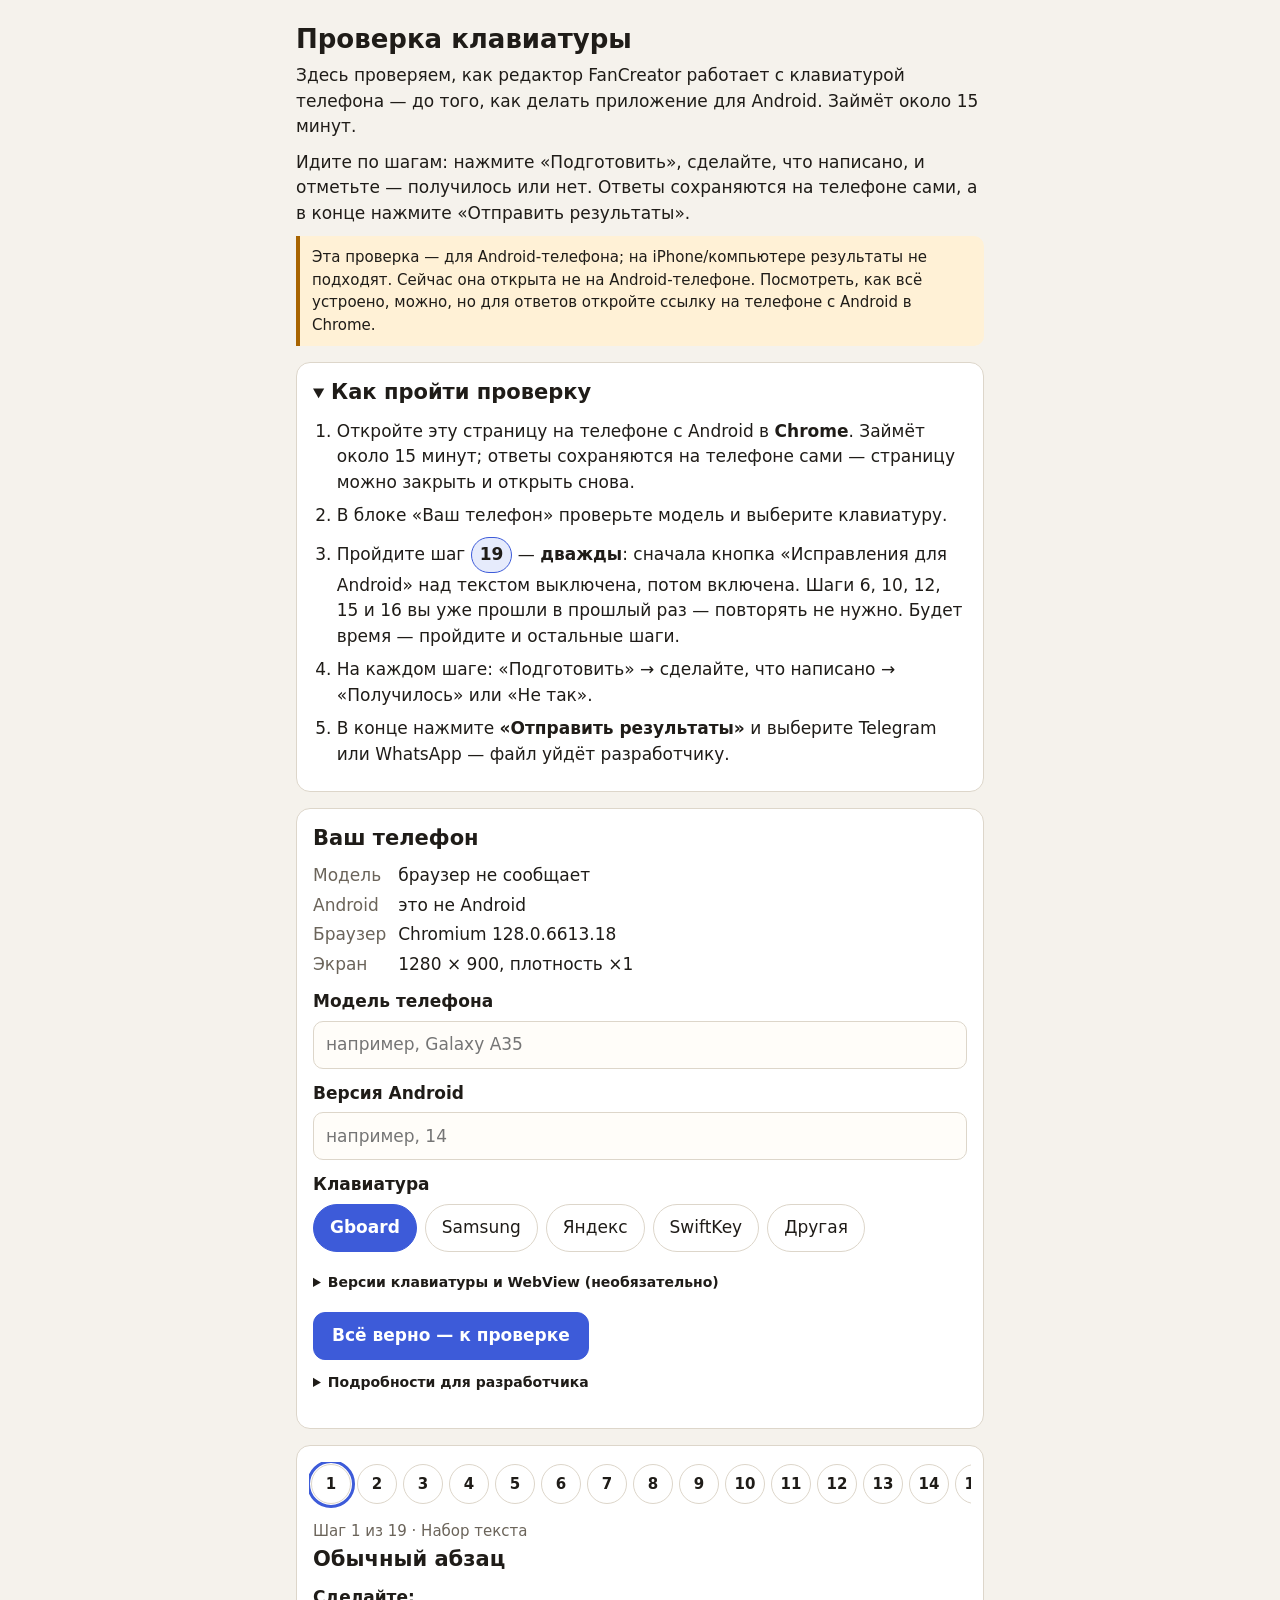
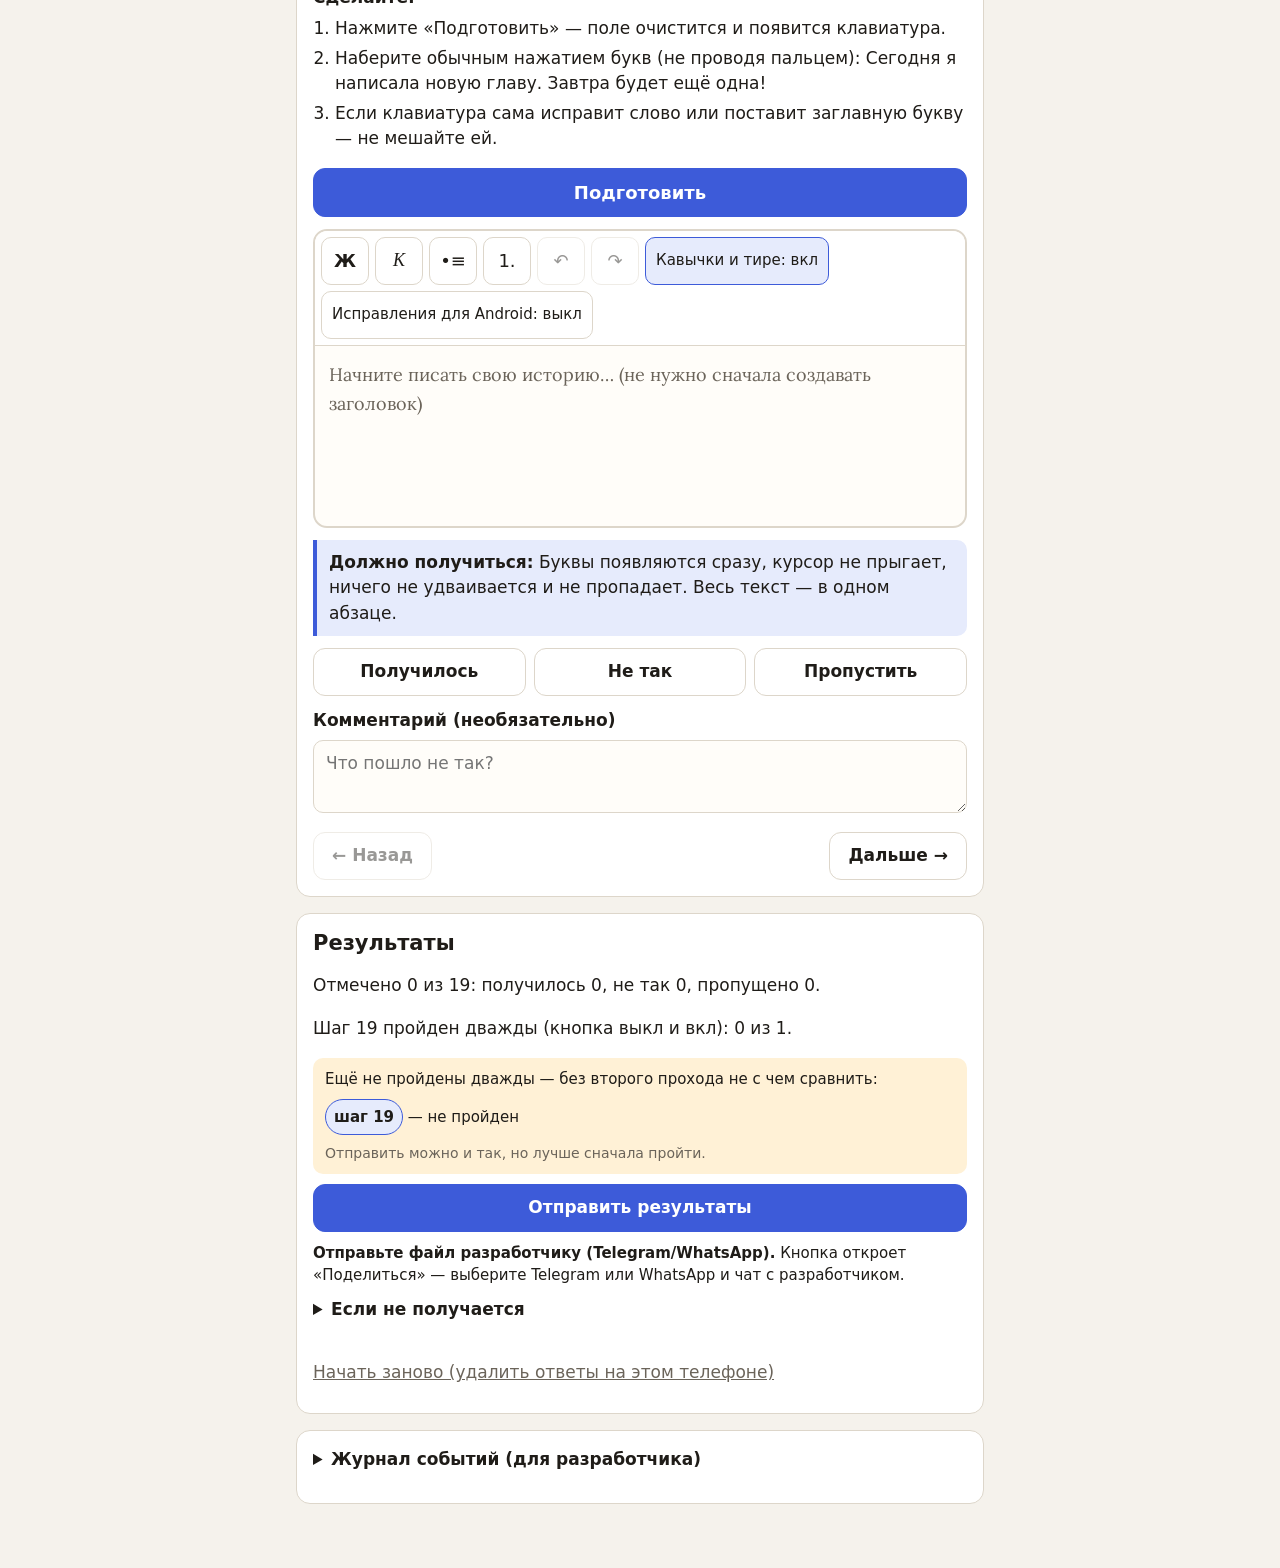
<file: sandbox/index.html>
<!doctype html>
<html lang="ru">
  <head>
    <meta charset="UTF-8" />
    <meta name="viewport" content="width=device-width, initial-scale=1.0, interactive-widget=resizes-content" />
    <meta name="theme-color" content="#f5f2ec" />
    <meta
      http-equiv="Content-Security-Policy"
      content="default-src 'self' 'unsafe-inline' data: blob:; img-src 'self' data: blob: https:; font-src 'self' data:; style-src 'self' 'unsafe-inline'; connect-src 'self' ws: wss:;"
    />
    <title>FanCreator — проверка клавиатуры</title>
    <script type="module" crossorigin src="./assets/sandbox-DgG44S5v.js"></script>
    <link rel="stylesheet" crossorigin href="./assets/sandbox-BAtmeCv4.css">
    <meta name="robots" content="noindex, nofollow">
    <meta name="referrer" content="no-referrer">
  </head>
  <body>
    <div id="root"></div>
  </body>
</html>
</file>
<file: sandbox/assets/sandbox-BAtmeCv4.css>
@font-face{font-family:Lora;font-style:normal;font-display:swap;font-weight:400;src:url(./lora-cyrillic-400-normal-CbVom6TB.woff2) format("woff2"),url(./lora-cyrillic-400-normal-BedExNGj.woff) format("woff")}@font-face{font-family:Lora;font-style:normal;font-display:swap;font-weight:400;src:url(./lora-latin-400-normal-DnxXpLNu.woff2) format("woff2"),url(./lora-latin-400-normal-DBJS-Hc6.woff) format("woff")}@font-face{font-family:Lora;font-style:italic;font-display:swap;font-weight:400;src:url(./lora-cyrillic-400-italic-BZqWJcgY.woff2) format("woff2"),url(./lora-cyrillic-400-italic-rXhP2Nh9.woff) format("woff")}@font-face{font-family:Lora;font-style:italic;font-display:swap;font-weight:400;src:url(./lora-latin-400-italic-DYjZp4sZ.woff2) format("woff2"),url(./lora-latin-400-italic-wRLkZNVE.woff) format("woff")}@font-face{font-family:Lora;font-style:normal;font-display:swap;font-weight:700;src:url(./lora-cyrillic-700-normal-CicHrsUU.woff2) format("woff2"),url(./lora-cyrillic-700-normal-CoUvLzhc.woff) format("woff")}@font-face{font-family:Lora;font-style:normal;font-display:swap;font-weight:700;src:url(./lora-latin-700-normal-BHK4Pzk4.woff2) format("woff2"),url(./lora-latin-700-normal-Yfa97ytg.woff) format("woff")}:root{--sb-bg: #f5f2ec;--sb-card: #ffffff;--sb-text: #1f1c18;--sb-dim: #6b645a;--sb-line: #ddd6ca;--sb-accent: #3d5bd9;--sb-accent-text: #ffffff;--sb-accent-soft: #e6ebfc;--sb-ok: #2b8a3e;--sb-ok-soft: #e3f4e6;--sb-bad: #c92a2a;--sb-bad-soft: #fbe6e6;--sb-warn: #a86400;--sb-warn-soft: #fff1d6;--sb-paper: #fffdf9;--sb-focus: rgba(61, 91, 217, .35);--sb-radius: 14px;--sb-sticky-top: 0px;color-scheme:light}@media (prefers-color-scheme: dark){:root{--sb-bg: #17161a;--sb-card: #222127;--sb-text: #ece8e1;--sb-dim: #a59f95;--sb-line: #3a3842;--sb-accent: #7f97ff;--sb-accent-text: #10131f;--sb-accent-soft: #2a3150;--sb-ok: #69c27a;--sb-ok-soft: #1f3524;--sb-bad: #ff7b7b;--sb-bad-soft: #3d2222;--sb-warn: #f0b350;--sb-warn-soft: #3a2f1a;--sb-paper: #1c1b20;--sb-focus: rgba(127, 151, 255, .4);color-scheme:dark}}*{box-sizing:border-box}html{-webkit-text-size-adjust:100%}body{margin:0;background:var(--sb-bg);color:var(--sb-text);font:17px/1.5 system-ui,-apple-system,Segoe UI,Roboto,sans-serif}.sb-page{max-width:720px;margin:0 auto;padding:16px 16px 48px}.sb-header h1{margin:8px 0;font-size:26px;line-height:1.2}.sb-header p{margin:0 0 10px}h2{margin:0 0 12px;font-size:21px;line-height:1.25}.sb-card{background:var(--sb-card);border:1px solid var(--sb-line);border-radius:var(--sb-radius);padding:16px;margin:16px 0;scroll-margin-top:8px}.sb-small{font-size:14px;color:var(--sb-dim);margin:8px 0}.sb-note{margin:10px 0;padding:10px 12px;border-radius:10px;background:var(--sb-accent-soft);font-size:15px}.sb-note-warn{background:var(--sb-warn-soft)}.sb-note-ok{background:var(--sb-ok-soft)}.sb-advice{border-left:4px solid var(--sb-warn);border-radius:0 10px 10px 0}.sb-howto summary{cursor:pointer}.sb-howto summary h2{display:inline;margin:0}.sb-howto-list{margin:12px 0 0;padding-left:1.4em}.sb-howto-list li{margin:0 0 8px}.sb-howto-step{min-width:36px;min-height:36px;padding:2px 8px;border-radius:999px;border:1.5px solid var(--sb-accent);background:var(--sb-accent-soft);color:var(--sb-text);font:inherit;font-weight:700;cursor:pointer;touch-action:manipulation}.sb-howto-step:focus-visible{outline:3px solid var(--sb-focus);outline-offset:2px}.sb-send{width:100%;font-size:18px}.sb-send-hint{margin:10px 0;font-size:15px}.sb-fix-note{border-left:4px solid var(--sb-accent);border-radius:0 10px 10px 0}.sb-fix-note p{margin:0}.sb-fix-note p+p{margin-top:6px}.sb-fix-progress{font-weight:600}.sb-second-pass{border-left:4px solid var(--sb-warn);border-radius:0 10px 10px 0}.sb-second-pass p{margin:0 0 10px}.sb-fix-missing p{margin:0}.sb-fix-missing ul{margin:8px 0;padding:0;list-style:none}.sb-fix-missing li{margin:0 0 6px}.sb-row{display:flex;flex-wrap:wrap;gap:10px;align-items:center}.sb-row-between{justify-content:space-between}.sb-btn{min-height:48px;padding:10px 18px;border-radius:12px;border:1.5px solid var(--sb-line);background:var(--sb-card);color:var(--sb-text);font:inherit;font-weight:600;cursor:pointer;touch-action:manipulation}.sb-btn:disabled{opacity:.45}.sb-btn:focus-visible,.sb-tool:focus-visible,.sb-chip:focus-visible,.sb-chip-btn:focus-visible{outline:3px solid var(--sb-focus);outline-offset:2px}.sb-btn-primary{background:var(--sb-accent);border-color:var(--sb-accent);color:var(--sb-accent-text)}.sb-btn-small{min-height:40px;padding:6px 14px;font-size:15px}.sb-btn-link{border:none;background:none;color:var(--sb-dim);font-weight:400;text-decoration:underline;padding-left:0;margin-top:12px}.sb-prepare{width:100%;margin:4px 0 12px;font-size:18px}.sb-facts{display:grid;grid-template-columns:max-content 1fr;gap:4px 12px;margin:0 0 12px}.sb-facts dt{color:var(--sb-dim)}.sb-facts dd{margin:0;overflow-wrap:anywhere}.sb-field{display:block;margin:12px 0;border:none;padding:0}.sb-field>span,.sb-field>legend{display:block;font-weight:600;margin-bottom:6px;padding:0}.sb-field input,.sb-field textarea,.sb-raw{width:100%;min-height:48px;padding:10px 12px;border-radius:10px;border:1.5px solid var(--sb-line);background:var(--sb-paper);color:var(--sb-text);font:inherit}.sb-choice{display:flex;flex-wrap:wrap;gap:8px;margin-bottom:8px}.sb-chip-btn{min-height:48px;padding:8px 16px;border-radius:24px;border:1.5px solid var(--sb-line);background:var(--sb-card);color:var(--sb-text);font:inherit;cursor:pointer}.sb-chip-btn.is-on{background:var(--sb-accent);border-color:var(--sb-accent);color:var(--sb-accent-text);font-weight:600}.sb-device-line{margin:0;flex:1 1 200px}.sb-dev{margin-top:12px;font-size:14px}.sb-chips{display:flex;gap:6px;overflow-x:auto;padding:2px 2px 10px;margin:0 -4px 6px;scrollbar-width:thin}.sb-chip{flex:0 0 auto;width:40px;height:40px;border-radius:50%;border:1.5px solid var(--sb-line);background:var(--sb-card);color:var(--sb-text);font:inherit;font-size:15px;font-weight:600;cursor:pointer}.sb-chip-ok{background:var(--sb-ok-soft);border-color:var(--sb-ok)}.sb-chip-bad{background:var(--sb-bad-soft);border-color:var(--sb-bad)}.sb-chip-skip{color:var(--sb-dim);border-style:dashed}.sb-chip-half{background-image:linear-gradient(to right,transparent 50%,var(--sb-card) 50%);border-style:dashed}.sb-chip.is-current{outline:3px solid var(--sb-accent);outline-offset:1px}.sb-step-meta{margin:0 0 4px;color:var(--sb-dim);font-size:15px}.sb-todo ol{margin:6px 0 12px;padding-left:22px}.sb-todo li{margin:4px 0}.sb-expect{margin:12px 0;padding:10px 12px;border-left:4px solid var(--sb-accent);background:var(--sb-accent-soft);border-radius:0 10px 10px 0}.sb-verdict{display:grid;grid-template-columns:1fr 1fr 1fr;gap:8px;margin:12px 0}.sb-verdict .sb-btn{padding:10px 6px}.sb-btn-ok.is-on{background:var(--sb-ok);border-color:var(--sb-ok);color:#fff}.sb-btn-bad.is-on{background:var(--sb-bad);border-color:var(--sb-bad);color:#fff}.sb-btn-skip.is-on{background:var(--sb-dim);border-color:var(--sb-dim);color:var(--sb-card)}.sb-auto{margin:12px 0;padding:10px 12px;border-radius:10px;border:1.5px solid var(--sb-line)}.sb-auto p{margin:4px 0}.sb-auto ul{margin:6px 0 0;padding-left:20px;font-size:14px;overflow-wrap:anywhere}.sb-auto-ok{background:var(--sb-ok-soft);border-color:var(--sb-ok)}.sb-auto-fail{background:var(--sb-bad-soft);border-color:var(--sb-bad)}.sb-auto-warn{background:var(--sb-warn-soft);border-color:var(--sb-warn)}.sb-auto-icon{display:inline-block;min-width:1.2em;font-weight:800}.sb-nav{margin-top:8px}.sb-editor{border:2px solid var(--sb-line);border-radius:var(--sb-radius);background:var(--sb-paper);overflow:clip}.sb-editor:focus-within{border-color:var(--sb-accent)}.sb-toolbar{position:sticky;top:var(--sb-sticky-top, 0px);z-index:2;display:flex;flex-wrap:wrap;gap:6px;padding:6px;background:var(--sb-card);border-bottom:1px solid var(--sb-line)}.sb-toolbar:before{content:"";position:absolute;left:0;right:0;bottom:100%;height:calc(var(--sb-sticky-top, 0px) + 8px);background:var(--sb-card)}.sb-tool{flex:0 0 auto;min-width:48px;height:48px;padding:0 10px;border-radius:10px;border:1.5px solid var(--sb-line);background:var(--sb-card);color:var(--sb-text);font:inherit;font-size:18px;cursor:pointer;touch-action:manipulation;-webkit-user-select:none;user-select:none}.sb-tool-wide{font-size:15px}.sb-tool-bold{font-weight:800}.sb-tool-italic{font-style:italic;font-family:Georgia,serif}.sb-tool.is-active{background:var(--sb-accent-soft);border-color:var(--sb-accent)}.sb-tool.is-disabled{opacity:.45}.sb-editor-content{padding:4px 14px 14px}.sb-editor-frame.is-long .sb-editor-content{max-height:60vh;max-height:60dvh;max-height:max(8rem,min(60dvh,calc(100dvh - var(--sb-sticky-top, 0px) - var(--sb-toolbar-h, 0px) - 24px)));overflow-y:auto}.sb-log-pre{max-height:50vh;overflow:auto;margin:8px 0 0;padding:10px;border-radius:8px;background:var(--sb-paper);border:1px solid var(--sb-line);font:12px/1.45 ui-monospace,Cascadia Mono,Consolas,monospace;white-space:pre-wrap;word-break:break-all}.sb-log summary,.sb-fallback summary,.sb-dev summary{cursor:pointer;min-height:40px;font-weight:600}.sb-prose{position:relative;min-height:9em;outline:none;color:var(--sb-text);font-family:Lora,"Noto Serif",Georgia,serif;font-size:18px;line-height:1.65;padding:10px 0}.sb-prose p{margin:0;overflow-wrap:anywhere}.sb-prose h1,.sb-prose h2,.sb-prose h3{line-height:1.3;margin:.5em 0 .3em}.sb-prose h2{font-size:1.45em}.sb-prose ul,.sb-prose ol{padding-left:1.5em;margin:0 0 .7em}.sb-prose ol{list-style:none;counter-reset:fc-ol;padding-left:0}.sb-prose>ol{padding-left:28px}.sb-prose ol>li{counter-increment:fc-ol}.sb-prose ol>li>:is(p,h1,h2,h3):before{content:counters(fc-ol,".") ". ";white-space:nowrap}.sb-prose ol>li>:is(p,h1,h2,h3)~:is(p,h1,h2,h3):before{content:none}.sb-prose ol>li[data-unnumbered=true]{counter-increment:none}.sb-prose ol>li[data-unnumbered=true]>:is(p,h1,h2,h3):before{content:none}.sb-prose ul>li[data-unnumbered=true]::marker{content:""}.sb-prose img{display:block;max-width:100%;height:auto;border-radius:6px}.sb-prose .fc-img-wrap{position:relative;display:block;width:fit-content;max-width:100%;margin:.4em 0;border-radius:8px}.sb-prose :is(.fc-img-handle,.fc-img-float,.fc-img-wrap-btn){display:none}.sb-prose .ProseMirror-selectednode{outline:3px solid var(--sb-accent);outline-offset:2px}.sb-prose table{border-collapse:collapse;width:100%;margin:.6em 0}.sb-prose th,.sb-prose td{border:1px solid var(--sb-line);padding:6px 9px;vertical-align:top;min-width:40px;position:relative}.sb-prose .selectedCell:after{background:var(--sb-focus);content:"";position:absolute;top:0;right:0;bottom:0;left:0;pointer-events:none}.sb-prose .column-resize-handle{display:none}.sb-prose ::selection{background:var(--sb-focus)}.sb-prose.ProseMirror-hideselection ::selection{background:transparent}.sb-prose p.is-editor-empty:first-child:before{content:attr(data-placeholder);float:left;color:var(--sb-dim);pointer-events:none;height:0}.sb-prose a{color:var(--sb-accent)}.sb-prose blockquote{margin:.5em 0;padding-left:12px;border-left:3px solid var(--sb-line)}.sb-prose hr{border:none;border-top:1px solid var(--sb-line);margin:1em 0}
</file>
